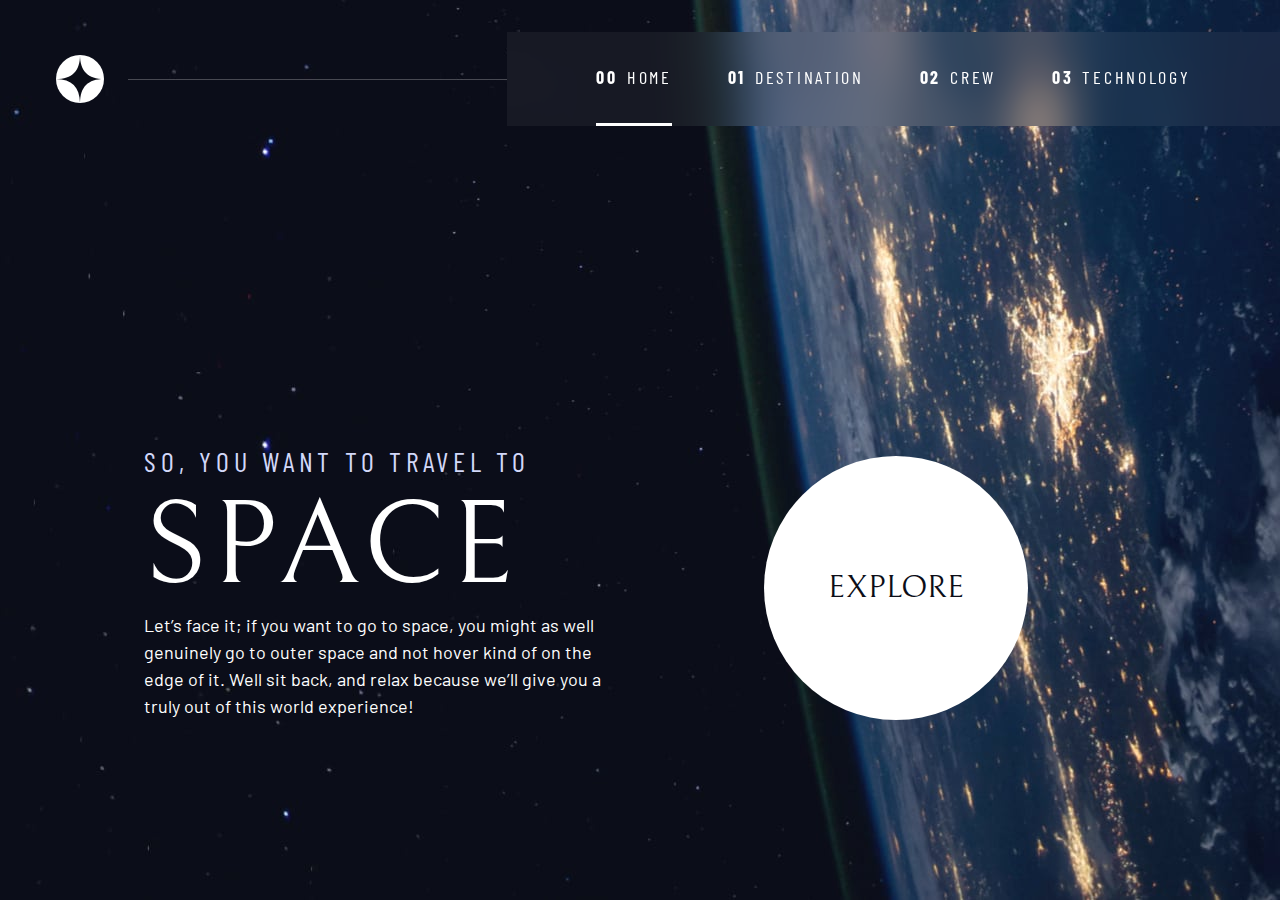
<file: index.html>
<!DOCTYPE html>
<html lang="en">
<head>
  <meta charset="UTF-8">
  <meta name="viewport" content="width=device-width, initial-scale=1.0">

  <link rel="icon" type="image/png" sizes="32x32" href="./assets/favicon-32x32.png">
  <!-- Google fonts -->
  <link rel="preconnect" href="https://fonts.googleapis.com">
  <link rel="preconnect" href="https://fonts.gstatic.com" crossorigin>
  <link href="https://fonts.googleapis.com/css2?family=Barlow+Condensed:wght@400;700&family=Bellefair&family=Barlow:wght@400;700&display=swap"
      rel="stylesheet">
      
  <!-- Our custom CSS -->
  <link rel="stylesheet" href="index.css">
  <title>Frontend Mentor | Space tourism website</title>
  <script src="navigation.js" defer></script>
</head>
<body class="home">
  <a class="skip-to-content" href="#main">Skip to content</a>
  <header class="primary-header flex">
    <div>
      <img src="./assets/shared/logo.svg" alt="space tourism logo" class="logo">
    </div>
    <button class="mobile-nav-toggle" aria-controls="primary-navigation"><span class="sr-only" aria-expanded="false">Menu</span></button>
    <nav>
        <ul id="primary-navigation" data-visible="false" class="primary-navigation underline-indicators flex">
            <li class="active"><a class="ff-sans-cond uppercase text-white letter-spacing-2" href="index.html"><span aria-hidden="true">00</span>Home</a>
            <li><a class="ff-sans-cond uppercase text-white letter-spacing-2" href="destination.html"><span aria-hidden="true">01</span>Destination</a>
            <li><a class="ff-sans-cond uppercase text-white letter-spacing-2" href="crew.html"><span aria-hidden="true">02</span>Crew</a>
            <li><a class="ff-sans-cond uppercase text-white letter-spacing-2" href="technology.html"><span aria-hidden="true">03</span>Technology</a>
        </ul>
    </nav>
  </header>
  
  <main id="main" class="grid-container grid-container--home">
    <div>
      <h1 class="text-accent fs-500 ff-sans-cond uppercase letter-spacing-1">So, you want to travel to
      <span class="d-block fs-900 ff-serif text-white">Space</span></h1>
      
      <p>Let’s face it; if you want to go to space, you might as well genuinely go to 
      outer space and not hover kind of on the edge of it. Well sit back, and relax 
      because we’ll give you a truly out of this world experience! </p>
    </div>
    <div>
      <a href="destination.html" class="large-button uppercase ff-serif text-dark bg-white">Explore</a>
    </div>
  </main>


</body>
</html>
</file>
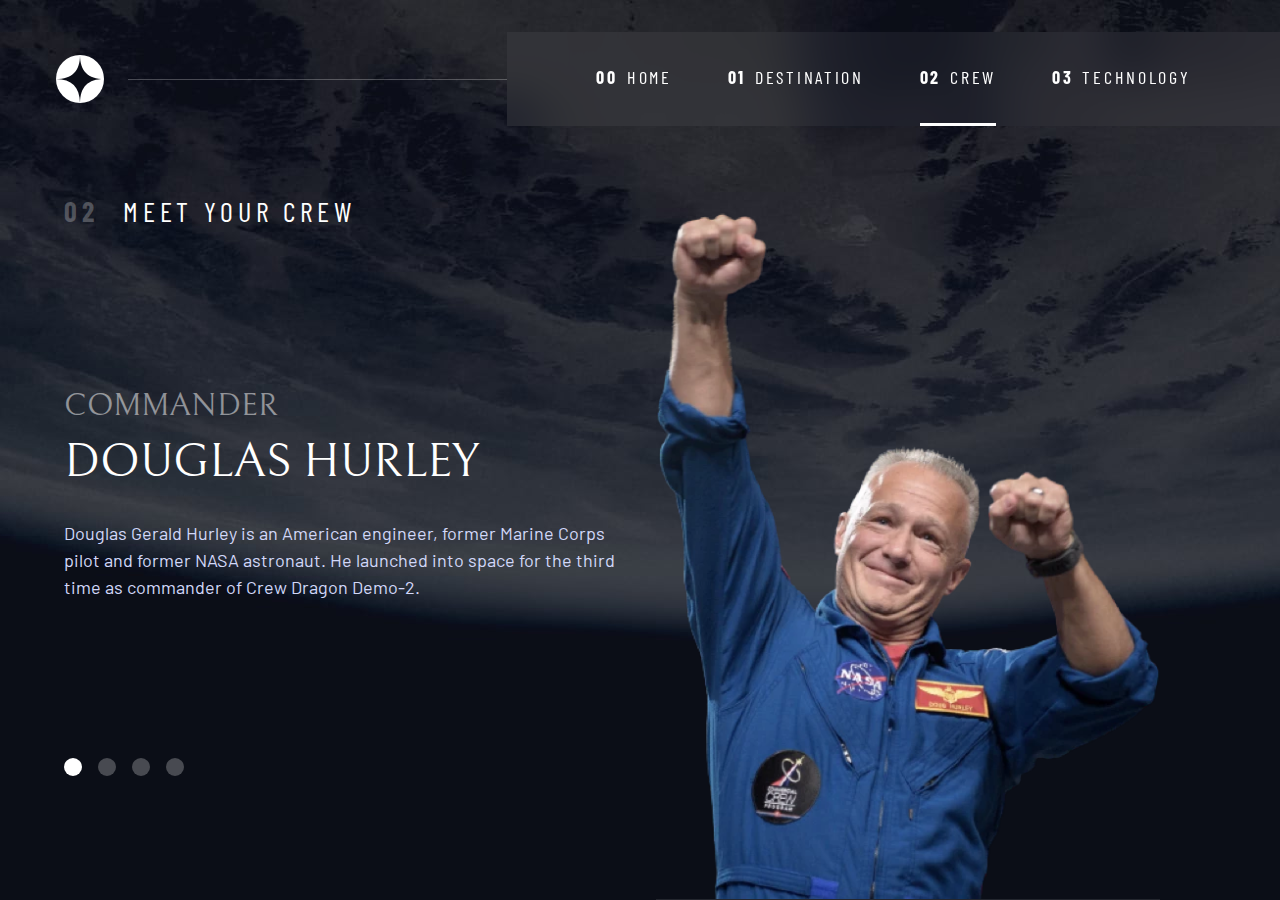
<file: crew.html>
<!DOCTYPE html>
<html lang="en">
<head>
  <meta charset="UTF-8">
  <meta name="viewport" content="width=device-width, initial-scale=1.0">

  <link rel="icon" type="image/png" sizes="32x32" href="./assets/favicon-32x32.png">
  <!-- Google fonts -->
  <link rel="preconnect" href="https://fonts.googleapis.com">
  <link rel="preconnect" href="https://fonts.gstatic.com" crossorigin>
  <link href="https://fonts.googleapis.com/css2?family=Barlow+Condensed:wght@400;700&family=Bellefair&family=Barlow:wght@400;700&display=swap"
      rel="stylesheet">
      
  <!-- Our custom CSS -->
  <link rel="stylesheet" href="index.css">
  <title>Frontend Mentor | Space tourism crews</title>
  <script src="navigation.js" defer></script>
  <script src="tabs.js" defer></script>

</head>

<body class="crew">
  <a class="skip-to-content" href="#main">Skip to content</a>
  <header class="primary-header flex">
    <div>
      <img src="./assets/shared/logo.svg" alt="space tourism logo" class="logo">
    </div>
    <button class="mobile-nav-toggle" aria-controls="primary-navigation"><span class="sr-only" aria-expanded="false">Menu</span></button>
    <nav> 
        <ul id="primary-navigation" data-visible="false" class="primary-navigation underline-indicators flex">
            <li><a class="ff-sans-cond uppercase text-white letter-spacing-2" href="index.html"><span aria-hidden="true">00</span>Home
            <li><a class="ff-sans-cond uppercase text-white letter-spacing-2" href="destination.html"><span aria-hidden="true">01</span>Destination</a>
            <li class="active"><a class="ff-sans-cond uppercase text-white letter-spacing-2" href="crew.html"><span aria-hidden="true">02</span>Crew</a>
            <li><a class="ff-sans-cond uppercase text-white letter-spacing-2" href="technology.html"><span aria-hidden="true">03</span>Technology</a>
        </ul>
    </nav>
  </header>
  


  <main id="main" class="grid-container grid-container--crew flow">
    <h1 class="numbered-title"><span aria-hidden="true">02</span> Meet your crew</h1>
    
    <div class="dot-indicators flex" role="tablist" aria-label="crew member list">
      <button aria-selected="true" aria-controls="commander-tab" role="tab" data-image="commander-image" tabindex="0"><span class="sr-only">The commander</span></button>
      <button aria-selected="false" aria-controls="mission-tab" role="tab" data-image="mission-image" tabindex="-1"><span class="sr-only">The mission specialist</span></button>
      <button aria-selected="false" aria-controls="pilot-tab" role="tab" data-image="pilot-image" tabindex="-1"><span class="sr-only">The pilot</span></button>
      <button aria-selected="false" aria-controls="crew-tab" role="tab" data-image="crew-image" tabindex="-1"><span class="sr-only">The crew engineer</span></button>
    </div>
    
    <!-- commander -->
    <article class="crew-details flow" id="commander-tab" role="tabpanel" tabindex="0">
      <header class="flow flow--space-small">
        <h2 class="fs-600 ff-serif uppercase">Commander</h2>
        <p class="fs-700 uppercase ff-serif">Douglas Hurley</p>
      </header>
      <p class="text-accent">Douglas Gerald Hurley is an American engineer, former Marine Corps pilot 
      and former NASA astronaut. He launched into space for the third time as 
      commander of Crew Dragon Demo-2.</p>
    </article> 
    
    <!-- mission specialist -->
    <article hidden class="crew-details flow" id="mission-tab" role="tabpanel" tabindex="0">
      <header class="flow flow--space-small">
        <h2 class="fs-600 ff-serif uppercase">Mission Specialist</h2>
        <p class="fs-700 uppercase ff-serif">Mark Shuttle</p>
      </header>
      <p class="text-accent">Mark Richard Shuttle is the founder and CEO of Canonical, the company behind
        the Linux-based Ubuntu operating system. Shuttle became the first South
        African to travel to space as a space tourist.</p>
    </article> 
    
    <!-- pilot -->
    <article hidden class="crew-details flow" id="pilot-tab" role="tabpanel" tabindex="0">
      <header class="flow flow--space-small">
        <h2 class="fs-600 ff-serif uppercase">Pilot</h2>
        <p class="fs-700 uppercase ff-serif">Victor Glover</p>
      </header>
      <p class="text-accent">Pilot on the first operational flight of the SpaceX Crew Dragon to the
        International Space Station. Glover is a commander in the U.S. Navy where
        he pilots an F/A-18.</p>
    </article> 
    
    <!-- engineer -->
    <article hidden class="crew-details flow" id="crew-tab" role="tabpanel" tabindex="0">
      <header class="flow flow--space-small">
        <h2 class="fs-600 ff-serif uppercase">Flight Engineer</h2>
        <p class="fs-700 uppercase ff-serif">Anousheh Ansari</p>
      </header>
      <p class="text-accent">Anousheh Ansari is an Iranian American engineer and co-founder of Prodea Systems.
        Ansari was the fourth self-funded space tourist, the first self-funded woman to
        fly to the ISS, and the first Iranian in space.</p>
    </article> 
    
    
    <picture id="commander-image">
      <source srcset="assets/crew/image-douglas-hurley.webp" type="image/webp">
      <img src="assets/crew/image-douglas-hurley.png" alt="Douglas Hurley">
    </picture>
    <picture hidden id="mission-image">
      <source srcset="assets/crew/image-mark-shuttleworth.webp" type="image/webp">
      <img src="assets/crew/image-mark-shuttleworth.png" alt="Douglas Hurley">
    </picture>
    <picture hidden id="pilot-image">
      <source srcset="assets/crew/image-victor-glover.webp" type="image/webp">
      <img src="assets/crew/image-victor-glover.png" alt="Douglas Hurley">
    </picture>
    <picture hidden id="crew-image">
      <source srcset="assets/crew/image-anousheh-ansari.webp" type="image/webp">
      <img src="assets/crew/image-anousheh-ansari.png" alt="Douglas Hurley">
    </picture>
  </main>
</body>
</html>
</file>
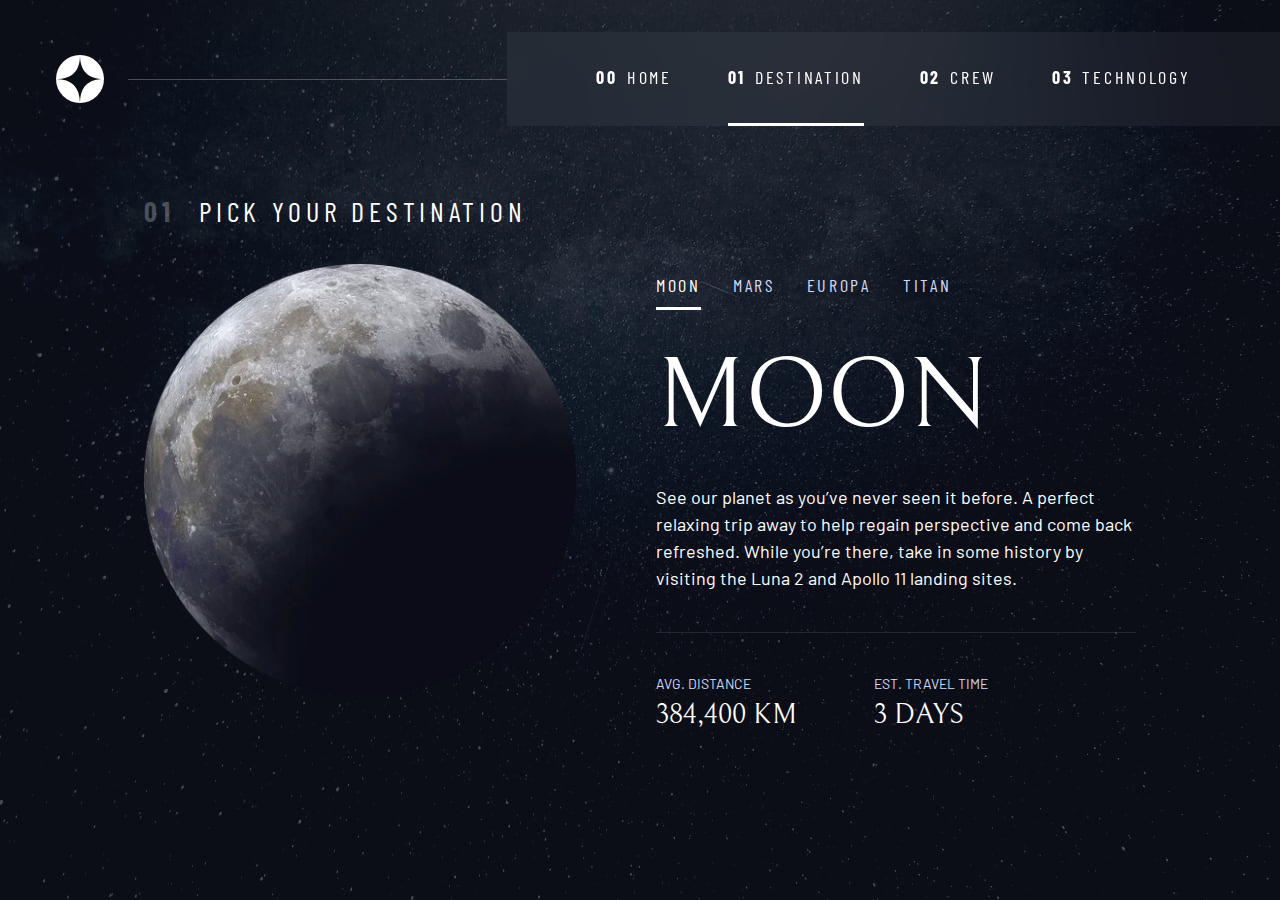
<file: destination.html>
<!DOCTYPE html>
<html lang="en">
<head>
  <meta charset="UTF-8">
  <meta name="viewport" content="width=device-width, initial-scale=1.0">

  <link rel="icon" type="image/png" sizes="32x32" href="./assets/favicon-32x32.png">
  <!-- Google fonts -->
  <link rel="preconnect" href="https://fonts.googleapis.com">
  <link rel="preconnect" href="https://fonts.gstatic.com" crossorigin>
  <link href="https://fonts.googleapis.com/css2?family=Barlow+Condensed:wght@400;700&family=Bellefair&family=Barlow:wght@400;700&display=swap"
      rel="stylesheet">
      
  <!-- Our custom CSS -->
  <link rel="stylesheet" href="index.css">
  <title>Frontend Mentor | Space tourism destinations</title>
  <script src="navigation.js" defer></script>
  <script src="tabs.js" defer></script>
</head>

<body class="destination">
  <a class="skip-to-content" href="#main">Skip to content</a>
  <header class="primary-header flex">
    <div>
      <img src="./assets/shared/logo.svg" alt="space tourism logo" class="logo">
    </div>
    <button class="mobile-nav-toggle" aria-controls="primary-navigation"><span class="sr-only" aria-expanded="false">Menu</span></button>
    <nav>
        <ul id="primary-navigation" data-visible="false" class="primary-navigation underline-indicators flex">
            <li><a class="ff-sans-cond uppercase text-white letter-spacing-2" href="index.html"><span aria-hidden="true">00</span>Home</a>
            <li class="active"><a class="ff-sans-cond uppercase text-white letter-spacing-2" href="destination.html"><span aria-hidden="true">01</span>Destination</a>
            <li><a class="ff-sans-cond uppercase text-white letter-spacing-2" href="crew.html"><span aria-hidden="true">02</span>Crew</a>
            <li><a class="ff-sans-cond uppercase text-white letter-spacing-2" href="technology.html"><span aria-hidden="true">03</span>Technology</a>
        </ul>
    </nav>
  </header>
  
  <main id="main" class="grid-container grid-container--destination flow">
    <h1 class="numbered-title"><span aria-hidden="true">01</span> Pick your destination</h1>
    
    <picture id="moon-image">
      <source srcset="assets/destination/image-moon.webp" type="image/webp">
      <img src="assets/destination/image-moon.png" alt="the moon">
    </picture>
    <picture hidden id="mars-image">
      <source srcset="assets/destination/image-mars.webp" type="image/webp">
      <img src="assets/destination/image-mars.png" alt="the planet mars">
    </picture>
    <picture hidden id="europa-image">
      <source srcset="assets/destination/image-europa.webp" type="image/webp">
      <img src="assets/destination/image-europa.png" alt="the planet europa">
    </picture>
    <picture hidden id="titan-image">
      <source srcset="assets/destination/image-titan.webp" type="image/webp">
      <img src="assets/destination/image-titan.png" alt="the moon titan">
    </picture>
    
    
    <div class="tab-list underline-indicators flex" role="tablist" aria-label="destination list">
        <button aria-selected="true" role="tab" aria-controls="moon-tab" class="uppercase ff-sans-cond text-accent letter-spacing-2" tabindex="0" data-image="moon-image">Moon</button>
        <button aria-selected="false" role="tab" aria-controls="mars-tab" class="uppercase ff-sans-cond text-accent letter-spacing-2" tabindex="-1" data-image="mars-image">Mars</button>
        <button aria-selected="false" role="tab" aria-controls="europa-tab" class="uppercase ff-sans-cond text-accent letter-spacing-2" tabindex="-1" data-image="europa-image">Europa</button>
        <button aria-selected="false" role="tab" aria-controls="titan-tab" class="uppercase ff-sans-cond text-accent letter-spacing-2" tabindex="-1" data-image="titan-image">Titan</button>
    </div>

    <!-- The moon -->
    <article class="destination-info flow" id="moon-tab" tabindex="0" role="tabpanel">
      <h2 class="fs-800 uppercase ff-serif">Moon</h2>

      <p>See our planet as you’ve never seen it before. A perfect relaxing trip away to help 
      regain perspective and come back refreshed. While you’re there, take in some history 
      by visiting the Luna 2 and Apollo 11 landing sites.</p>
      
      <div class="destination-meta flex">
        <div>
          <h3 class="text-accent fs-200 uppercase">Avg. distance</h3>
          <p class="ff-serif uppercase">384,400 km</p>
        </div>
        <div>
          <h3 class="text-accent fs-200 uppercase">Est. travel time</h3>
          <p class="ff-serif uppercase">3 days</p>
        </div>
      </div>
    </article>
    
    <!-- Mars -->
    <article hidden class="destination-info flow" id="mars-tab" tabindex="0"  role="tabpanel">
      <h2 class="fs-800 uppercase ff-serif">Mars</h2>

      <p>Don’t forget to pack your hiking boots. You’ll need them to tackle Olympus Mons, 
  the tallest planetary mountain in our solar system. It measures an enormous height of 21.9km. It’s two and a half times 
  the size of Everest!</p>
      
      <div class="destination-meta flex">
        <div>
          <h3 class="text-accent fs-200 uppercase">Avg. distance</h3>
          <p class="ff-serif uppercase">225 mil. km</p>
        </div>
        <div>
          <h3 class="text-accent fs-200 uppercase">Est. travel time</h3>
          <p class="ff-serif uppercase">9 months</p>
        </div>
      </div>
    </article>
    
    <!-- Europa -->
    <article hidden class="destination-info flow" id="europa-tab" tabindex="0"  role="tabpanel">
      <h2 class="fs-800 uppercase ff-serif">Europa</h2>

      <p>The smallest of the four Galilean moons orbiting Jupiter, Europa is a 
  winter lover’s dream. With an icy surface, it’s perfect for a bit of 
  ice skating, curling, hockey, or simple relaxation in your snug 
  wintery cabin.</p>
      <div class="destination-meta flex">
        <div>
          <h3 class="text-accent fs-200 uppercase">Avg. distance</h3>
          <p class="ff-serif uppercase">628 mil. km</p>
        </div>
        <div>
          <h3 class="text-accent fs-200 uppercase">Est. travel time</h3>
          <p class="ff-serif uppercase">3 years</p>
        </div>
      </div>
    </article>
    
    <!-- Titan -->
    <article hidden class="destination-info flow" id="titan-tab" tabindex="0"  role="tabpanel">
      <h2 class="fs-800 uppercase ff-serif">Titan</h2>

      <p>The only moon known to have a dense atmosphere other than Earth, Titan 
  is a home away from home (just a few hundred degrees colder!). As a 
  bonus, you get striking views of the Rings of Saturn.</p>
      
      <div class="destination-meta flex">
        <div>
          <h3 class="text-accent fs-200 uppercase">Avg. distance</h3>
          <p class="ff-serif uppercase">1.6 bil. km</p>
        </div>
        <div>
          <h3 class="text-accent fs-200 uppercase">Est. travel time</h3>
          <p class="ff-serif uppercase">7 years</p>
        </div>
      </div>
    </article>
  </main>
  
<body>


  
</body>
</html>
</file>
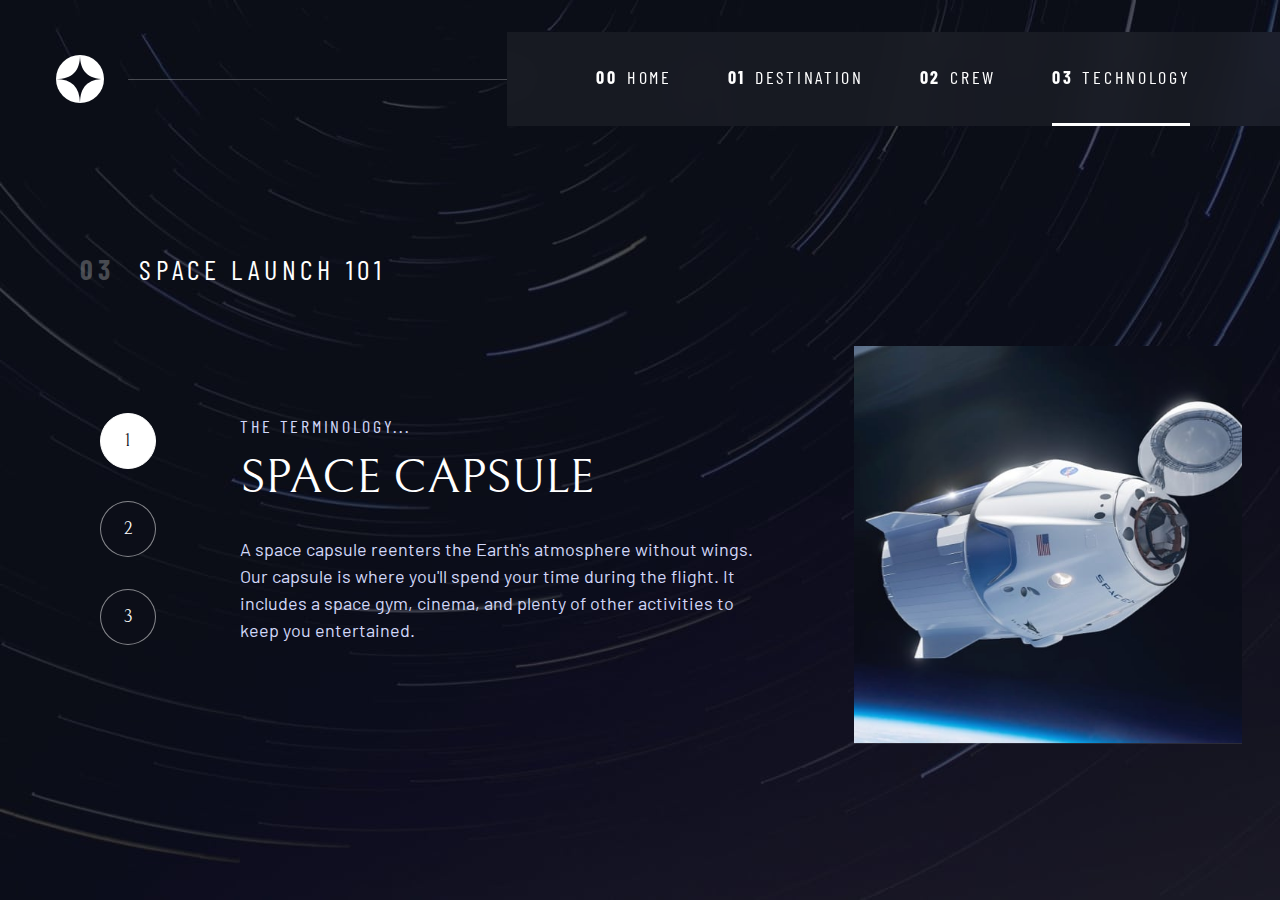
<file: technology.html>
<!DOCTYPE html>
<html lang="en">
<head>
  <meta charset="UTF-8">
  <meta name="viewport" content="width=device-width, initial-scale=1.0">
  <link rel="preconnect" href="https://fonts.googleapis.com">
  <link rel="preconnect" href="https://fonts.gstatic.com" crossorigin>
  <link href="https://fonts.googleapis.com/css2?family=Barlow+Condensed:wght@400;700&family=Bellefair&family=Barlow:wght@400;700&display=swap"
      rel="stylesheet">
      
  <link rel="stylesheet" href="index.css">
  <title>Frontend Mentor | Space tourism technologies</title>
  <script src="navigation.js" defer></script>
  <script src="tabs.js" defer></script>
  <link rel="icon" type="image/png" sizes="32x32" href="./assets/favicon-32x32.png">
  
</head>
<body class="technology">

    <a class="skip-to-content" href="#main">Skip to content</a>
    <header class="primary-header flex">
      <div>
        <img src="./assets/shared/logo.svg" alt="space tourism logo" class="logo">
      </div>
      <button class="mobile-nav-toggle" aria-controls="primary-navigation"><span class="sr-only" aria-expanded="false">Menu</span></button>
      <nav> 
          <ul id="primary-navigation" data-visible="false" class="primary-navigation underline-indicators flex">
              <li><a class="ff-sans-cond uppercase text-white letter-spacing-2" href="index.html"><span aria-hidden="true">00</span>Home</a>
              <li><a class="ff-sans-cond uppercase text-white letter-spacing-2" href="destination.html"><span aria-hidden="true">01</span>Destination</a>
              <li ><a class="ff-sans-cond uppercase text-white letter-spacing-2" href="crew.html"><span aria-hidden="true">02</span>Crew</a>
              <li class="active"><a class="ff-sans-cond uppercase text-white letter-spacing-2" href="technology.html"><span aria-hidden="true">03</span>Technology</a>
          </ul>
      </nav>
    </header>
      
  <main id="main" class="grid-container grid-container--technology flow ">
    <h1 class="numbered-title ff-sans-normal fs-600 letter-spacing-1"><span aria-hidden="true">03</span> Space launch 101</h1>
    
    <div class="number-indicators flex" role="tablist" aria-label="techologies list" style="--gap:2rem;" >
      <button aria-selected="true"  aria-controls="capsule-tab"  data-image="capsule-image" class="bg-dark text-white ff-serif" role="tab" tabindex="0"><span class="sr-only">Space capsule</span>1</button>
      <button aria-selected="false"  aria-controls="spaceport-tab" data-image="spaceport-image" class="bg-dark text-white ff-serif"  role="tab" tabindex="-1"><span class="sr-only">Spaceport</span>2</button>
      <button aria-selected="false" aria-controls="vehicle-tab" data-image="vehicle-image" class="bg-dark text-white ff-serif"  role="tab" tabindex="-1"><span class="sr-only">Launch Vehicle</span>3</button>
  </div>
  
  <!-- space capsule -->
  <article  class=" flow technology-details"  id="capsule-tab" role="tabpanel" tabindex="0">
    <header class="flow flow--space-small">
      <h2 class="fs-400 ff-sans-cond uppercase text-accent letter-spacing-2">The terminology...</h2>
      <p class="fs-700 uppercase ff-serif">Space capsule</p>
    </header>
    <p class="text-accent">A space capsule reenters the Earth's atmosphere without wings. Our capsule is where you'll spend your time during the flight. It includes a space gym, cinema, and plenty of other activities to keep you entertained.</p>
  </article>

<!-- spaceport -->
  <article hidden class=" flow technology-details" id="spaceport-tab" role="tabpanel" tabindex="0">
    <header class="flow flow--space-small">
      <h2 class="fs-400 ff-sans-cond uppercase text-accent letter-spacing-2">The terminology...</h2>
      <p class="fs-700 uppercase ff-serif">Spaceport</p>
    </header>
    <p class="text-accent">A spaceport or cosmodrome is a site for launching (or receiving) spacecraft. Based in the famous Cape Canaveral, our spaceport is ideally situated to take advantage of the Earth’s rotation for launch.</p>
  </article> 

<!-- vehicle -->
  <article hidden class=" flow technology-details" id="vehicle-tab"  role="tabpanel" tabindex="0">
    <header class="flow flow--space-small">
      <h2 class="fs-400 ff-sans-cond uppercase text-accent letter-spacing-2">The terminology...</h2>
      <p class="fs-700 uppercase ff-serif"> <span>Launch vehicle</span></p>
    </header>
    <p class="text-accent">A launch vehicle is a rocket-propelled vehicle used to carry a payload from Earth's surface to space, usually to Earth orbit or beyond. Our WEB-X carrier rocket is the most powerful in operation.</p>
  </article> 

  <picture id="capsule-image">
    <source media="(max-width:44.99rem)" srcset="assets/technology/image-space-capsule-landscape.jpg" alt="space capsule">
    <img src="assets/technology/image-space-capsule-portrait.jpg">
  </picture>

  <picture hidden id="spaceport-image">
    <source media="(max-width:44.99rem)" srcset="assets/technology/image-spaceport-landscape.jpg" alt="space capsule">
    <img src="assets/technology/image-spaceport-portrait.jpg">
  </picture>

  <picture hidden id="vehicle-image">
    <source media="(max-width:44.99rem)" srcset="assets/technology/image-launch-vehicle-landscape.jpg" alt="space capsule">
    <img src="assets/technology/image-launch-vehicle-portrait.jpg">
  </picture>
  
  
  </main>
  

 
</body>
</html>
</file>
<file: index.css>
/* ------------------- */
/* Custom properties   */
/* ------------------- */

:root {
  /* colors */
  --clr-dark: 230 35% 7%;
  --clr-light: 231 77% 90%;
  --clr-white: 0 0% 100%;
  
  /* font-sizes */
  --fs-900: clamp(5rem, 8vw + 1rem, 9.375rem);
  --fs-800: 3.5rem;
  --fs-700: 1.5rem;
  --fs-600: 1rem;
  --fs-500: 1rem;
  --fs-400: 0.9375rem;
  --fs-300: 1rem;
  --fs-200: 0.875rem;
  
  /* font-families */
  --ff-serif: "Bellefair", serif;
  --ff-sans-cond: "Barlow Condensed", sans-serif;
  --ff-sans-normal: "Barlow", sans-serif;
}

@media (min-width: 35em) {
  :root {
      --fs-800: 5rem;
      --fs-700: 2.5rem;
      --fs-600: 1.5rem;
      --fs-500: 1.25rem;
      --fs-400: 1rem;
  }
}

@media (min-width: 45em) {
  :root {
      /* font-sizes */
      --fs-800: 6.25rem;
      --fs-700: 3rem;
      --fs-600: 2rem;
      --fs-500: 1.75rem;
      --fs-400: 1.125rem;
  }
}




/* ------------------- */
/* Reset               */
/* ------------------- */

/* Box sizing */
*,
*::before,
*::after {
  box-sizing: border-box;
}

/* Reset margins */
body,
h1,
h2,
h3,
h4,
h5,
p,
figure,
picture {
  margin: 0; 
}

h1,
h2,
h3,
h4,
h5,
h6,
p {
  font-weight: 400;
}

/* set up the body */
body {
  font-family: var(--ff-sans-normal);
  font-size: var(--fs-400);
  color: hsl( var(--clr-white) );
  background-color: hsl( var(--clr-dark) );
  line-height: 1.5;
  min-height: 100vh;
  
  display: grid;
  grid-template-rows: min-content 1fr;
  
  overflow-x: hidden;
}

/* make images easier to work with */
img {
  max-width: 100%;
  display: block;
}

/* make form elements easier to work with */
input,
button,
textarea,
select {
  font: inherit;
}

/* remove animations for people who've turned them off */
@media (prefers-reduced-motion: reduce) {  
*,
*::before,
*::after {
  animation-duration: 0.01ms !important;
  animation-iteration-count: 1 !important;
  transition-duration: 0.01ms !important;
  scroll-behavior: auto !important;
}
}

/* ------------------- */
/* Utility classes     */
/* ------------------- */

/* general */

.flex {
  display: flex;
  gap: var(--gap, 1rem);
}

.grid {
  display: grid;
  gap: var(--gap, 1rem);
}

.d-block {
  display: block;
}

.flow > *:where(:not(:first-child)) {
  margin-top: var(--flow-space, 1rem);
}

.flow--space-small {
  --flow-space: .75rem;
}

.container {
  padding-inline: 2em;
  margin-inline: auto;
  max-width: 80rem;
}

.sr-only {
position: absolute; 
width: 1px;
height: 1px;
padding: 0;
margin: -1px; 
overflow: hidden;
clip: rect(0, 0, 0, 0);
white-space: nowrap; /* added line */
border: 0;
}

.skip-to-content {
  position: absolute;
  z-index: 9999;
  background: hsl( var(--clr-white) );
  color: hsl( var(--clr-dark) ); 
  padding: .5em 1em;
  margin-inline: auto;
  transform: translateY(-100%);
  transition: transform 250ms ease-in;
}

.skip-to-content:focus {
  transform: translateY(0);
}

/* colors */

.bg-dark { background-color: hsl( var(--clr-dark) );}
.bg-accent { background-color: hsl( var(--clr-light) );}
.bg-white { background-color: hsl( var(--clr-white) );}

.text-dark { color: hsl( var(--clr-dark) );}
.text-accent { color: hsl( var(--clr-light) );}
.text-white { color: hsl( var(--clr-white) );}

/* typography */

.ff-serif { font-family: var(--ff-serif); } 
.ff-sans-cond { font-family: var(--ff-sans-cond); } 
.ff-sans-normal { font-family: var(--ff-sans-normal); } 

.letter-spacing-1 { letter-spacing: 4.75px; } 
.letter-spacing-2 { letter-spacing: 2.7px; } 
.letter-spacing-3 { letter-spacing: 2.35px; } 

.uppercase { text-transform: uppercase; }

.fs-900 { font-size: var(--fs-900); }
.fs-800 { font-size: var(--fs-800); }
.fs-700 { font-size: var(--fs-700); }
.fs-600 { font-size: var(--fs-600); }
.fs-500 { font-size: var(--fs-500); }
.fs-400 { font-size: var(--fs-400); }
.fs-300 { font-size: var(--fs-300); }
.fs-200 { font-size: var(--fs-200); }

.fs-900,
.fs-800,
.fs-700,
.fs-600 {
  line-height: 1.1;
}

.numbered-title {
  font-family: var(--ff-sans-cond);
  font-size: var(--fs-500);
  text-transform: uppercase;
  letter-spacing: 4.72px; 
}

.numbered-title span {
  margin-right: .5em;
  font-weight: 700;
  color: hsl( var(--clr-white) / .25);
}


/* ------------------- */
/* Compontents         */
/* ------------------- */

.large-button {
  font-size: 2rem;
  position: relative;
  z-index: 1;
  display: inline-grid;
  place-items: center;
  padding: 0 2em;
  border-radius: 50%;
  aspect-ratio: 1;
  text-decoration: none;
}

.large-button::after {
  content: '';
  position: absolute;
  z-index: -1;
  width: 100%;
  height: 100%;
  background: hsl( var(--clr-white) / .1);
  border-radius: 50%;
  opacity: 0;
  transition: opacity 500ms linear, transform 750ms ease-in-out;
}

.large-button:hover::after,
.large-button:focus::after {
  opacity: 1;
  transform: scale(1.5);
}

/* primary-header */

.logo {
  margin: 1.5rem clamp(1.5rem, 5vw, 3.5rem);
}

.primary-header {
  justify-content: space-between;
  align-items: center;
}

.primary-navigation {
  --gap: clamp(1.5rem, 5vw, 3.5rem);
  --underline-gap: 2rem;
  list-style: none;
  padding: 0;
  margin: 0;
  background: hsl( var(--clr-white) / 0.05);
  backdrop-filter: blur(1.5rem);
}

.primary-navigation a {
  text-decoration: none;
}

.primary-navigation a > span {
  font-weight: 700;
  margin-right: .5em;
}

.mobile-nav-toggle {
  display: none;
}

@media (max-width: 35rem) {
  .primary-navigation {
      --underline-gap: .5rem;
      position: fixed;
      z-index: 1000;
      inset: 0 0 0 30%;
      list-style: none;
      padding: min(20rem, 15vh) 2rem;
      margin: 0;
      flex-direction: column;
      transform: translateX(100%); 
      transition: transform 500ms ease-in-out;
  }
  
  .primary-navigation[data-visible="true"] {
      transform: translateX(0);
  }
  
  .primary-navigation.underline-indicators > .active {
     border: 0;
  }
  
  .mobile-nav-toggle {
      display: block;
      position: absolute;
      z-index: 2000;
      right: 1rem;
      top: 2rem;
      background: transparent;
      background-image: url(./assets/shared/icon-hamburger.svg);
      background-repeat: no-repeat;
      background-position: center;
      width: 1.5rem;
      aspect-ratio: 1;
      border: 0;
  }
  
  .mobile-nav-toggle[aria-expanded="true"] {
      background-image: url(./assets/shared/icon-close.svg);
  }
  
  .mobile-nav-toggle:focus-visible {
      outline: 5px solid white;
      outline-offset: 5px;
  }
  
}

@media (min-width: 35em) {
  .primary-navigation {
      padding-inline: clamp(3rem, 7vw, 7rem);
  }
}

@media (min-width: 35em) and (max-width: 44.999em) {
  .primary-navigation a > span {
      display: none;
  }
}

@media (min-width: 45em) {
  
   .primary-header::after {
       content: '';
       display: block;
       position: relative;
       height: 1px;
       width: 100%;
       margin-right: -2.5rem;
       background: hsl( var(--clr-white) / .25);
       order: 1;
   }
   
  nav {
      order: 2;
  }
  
  .primary-navigation {
      margin-block: 2rem;
  }
  
 
}


.underline-indicators > * {
  cursor: pointer;
  padding: var(--underline-gap, .5rem) 0;
  border: 0;
  border-bottom: .2rem solid hsl( var(--clr-white) / 0 );
  background-color: transparent;
}

.underline-indicators > *:hover,
.underline-indicators > *:focus {
  border-color: hsl( var(--clr-white) / .5);
}

.underline-indicators > .active,
.underline-indicators > [aria-selected="true"] {
  color: hsl( var(--clr-white) / 1);
  border-color: hsl( var(--clr-white) / 1); 
}

.tab-list {
  --gap: 2rem;
}

.dot-indicators > * {
  cursor: pointer;
  border: 0;
  border-radius: 50%;
  padding: .5em;
  background-color: hsl( var(--clr-white) / .25);
}

.dot-indicators > *:hover,
.dot-indicators > *:focus { 
  background-color: hsl( var(--clr-white) / .5);
}

.dot-indicators > [aria-selected="true"] {
  background-color: hsl( var(--clr-white) / 1); 
}


/* ----------------------------- */
/* Page specific background      */
/* ----------------------------- */
body {
  background-size: cover;
  background-position: bottom center;
}
/* home */
.home {
  background-image: url(./assets/home/background-home-mobile.jpg);
}

@media (min-width: 35rem) {
  .home {
      background-position: center center;
      background-image: url(./assets/home/background-home-tablet.jpg);
  }
}

@media (min-width: 45rem) {
  .home {
      background-image: url(./assets/home/background-home-desktop.jpg);
  }
} 

/* destination */
.destination {
  background-image: url(./assets/destination/background-destination-mobile.jpg);
}

@media (min-width: 35rem) {
  .destination {
      background-position: center center;
      background-image: url(./assets/destination/background-destination-tablet.jpg);
  }
}

@media (min-width: 45rem) {
  .destination {
      background-image: url(./assets/destination/background-destination-desktop.jpg);
  }
} 

/* crew */
.crew {
  background-image: url(./assets/home/background-crew-mobile.jpg);
  overflow-y: hidden;
}


@media (min-width: 35rem) {
  .crew {
      background-position: center center;
      background-image: url(./assets/crew/background-crew-tablet.jpg);

  }

  .crew-details{
    padding: 0 2rem;
  }
}

@media (min-width: 45rem) {
  .crew {
      background-image: url(./assets/crew/background-crew-desktop.jpg);

  }

  .crew-details { padding:0;}
} 
/* technology */
.technology {
  background-image: url(./assets/technology/background-technology-mobile.jpg);
  background-position: center center;
  
}

@media (min-width: 35rem) {
  .technology {
      background-position: center center;
      background-image: url(./assets/technology/background-technology-tablet.jpg);
  }
}

@media (min-width: 45rem) {
  .technology {
      background-image: url(./assets/technology/background-technology-desktop.jpg);
  }
} 

/* ----------------------------- */
/* Layout                        */
/* ----------------------------- */


.grid-container {
  text-align: center;
  display: grid;
  place-items: center;
  padding-inline: 1rem;
  padding-bottom: 4rem;
}

.grid-container p:not([class]) {
  max-width: 50ch;
}

.numbered-title {
  grid-area: title;
}

.number-indicators button { 
  aspect-ratio: 1;
  border-radius: 50%;
  border: 1px solid hsl(var(--clr-white)/0.5);
  padding: 0 1.25em;
  cursor: pointer;
}

.number-indicators button[aria-selected="true"]{
  border: 1px solid hsl(var(--clr-white));
  background: hsl(var(--clr-white));
  color: hsl(var(--clr-dark));
}

/* destination layout */

.grid-container--destination {
  --flow-space: 2rem;
  grid-template-areas: 
      'title'
      'image'
      'tabs'
      'content';
}

.grid-container--destination > picture {
  grid-area: image;
  max-width: 60%;
  align-self: start;
}

.grid-container--destination > .tab-list {
  grid-area: tabs;
}

.grid-container--destination > .destination-info {
  grid-area: content;
}

.destination-meta {
  flex-direction: column;
  border-top: 1px solid hsl( var(--clr-white) / .1);
  padding-top: 2.5rem;
  margin-top: 2.5rem;
}

.destination-meta p {
  font-size: 1.75rem;
}

/* crew layout */

.grid-container--crew {
  --flow-space: 2rem;
  grid-template-areas: 
      'title'
      'image'
      'tabs'
      'content';
}

.grid-container--crew > picture {
  grid-area: image;
  max-width: 60%;
  border-bottom: 1px solid hsl( var(--clr-white) / .1);
}

.grid-container--crew > .dot-indicators {
  grid-area: tabs;
 
}

.grid-container--crew > .crew-details {
  grid-area: content;
}

.crew-details h2 {
  color: hsl( var(--clr-white) / .5);
}

/*  technology layout */

.grid-container--technology {
  --flow-space: 2rem;
  grid-template-areas: 
      'title'
      'image'
      'tabs'
      'content';
}

.grid-container--technology > picture {
  grid-area: image;
  border-bottom: 1px solid hsl( var(--clr-white) / .1);
}

.grid-container--technology > .number-indicators{
  grid-area: tabs;
}

.grid-container--technology > .technology-details {
  grid-area: content;
}



@media (min-width: 35em) {
  .numbered-title {
      justify-self: start;
      margin-top: 2rem;
  }
  
  .destination-meta {
      flex-direction: row;
      justify-content: space-evenly;
  }
  
  .grid-container--crew {
      padding-bottom: 0;
      grid-template-areas: 
          'title'
          'content'
          'tabs'
          'image';
  }

  .technology-details{
    padding: 0 2rem;
  }

}

@media (min-width: 45em) {
  .grid-container {
      text-align: left;
      column-gap: var(--container-gap, 2rem);
      grid-template-columns: minmax(1rem, 1fr) repeat(2, minmax(0, 30rem)) minmax(1rem, 1fr);
  }
  
  .grid-container--home {
      padding-bottom: max(6rem, 20vh);
      align-items: end;
  }
  
  .grid-container--home > *:first-child {
      grid-column: 2;
  }

  .grid-container--home > *:last-child {
      grid-column: 3;
  }
  
  .grid-container--destination {
      justify-items: start;
      align-content: start;
      grid-template-areas: 
          '. title title .'
          '. image tabs .'
          '. image content .';
  }
  
  .grid-container--destination > picture {
      max-width: 90%;
  }
   
  .destination-meta {
      --gap: min(6vw, 6rem);
      justify-content: start;
  }
  
  .grid-container--crew {
      grid-template-columns: minmax(1rem, 1fr) minmax(0, 37rem) minmax(0,37rem) minmax(1rem, 1fr);
      justify-items: start;
      align-items: start;
      grid-template-areas: 
          '. title image .'
          '. content image .'
          '. tabs image .';
  }
  
  .grid-container--crew > picture {
      align-self: end;
      max-width: 90%;
      
  }

  
  .grid-container--technology {
    margin-top: 4rem;
    grid-template-columns: minmax(1rem, 1fr) minmax(0,6rem) minmax(0, 37rem)  minmax(0, 23rem) minmax(1rem, 1fr);
    align-items:start;
    justify-items: space-between;
    grid-template-areas: 
        '. title title image image'
        '. content content image image'
        '. content content image  image'
        '. tabs tabs tabs tabs';
  }

  .grid-container--technology > picture {
    max-width: 90%;
    align-self: center;
  }


}


@media (min-width: 75em){  
  .grid-container--technology {
    margin-top: 4rem;
    grid-template-columns: minmax(1rem, 1fr) minmax(0,6rem) minmax(0, 37rem)  minmax(0, 23rem) minmax(1rem, 1fr);
    align-items:start;
    justify-items: space-between;
    grid-template-areas: 
        '. title title image image'
        '. tabs content image image'
        '. tabs content image  image';
  }

  .number-indicators { 
    flex-direction: column;
    justify-content: space-between;
    
    
  }


}
</file>
